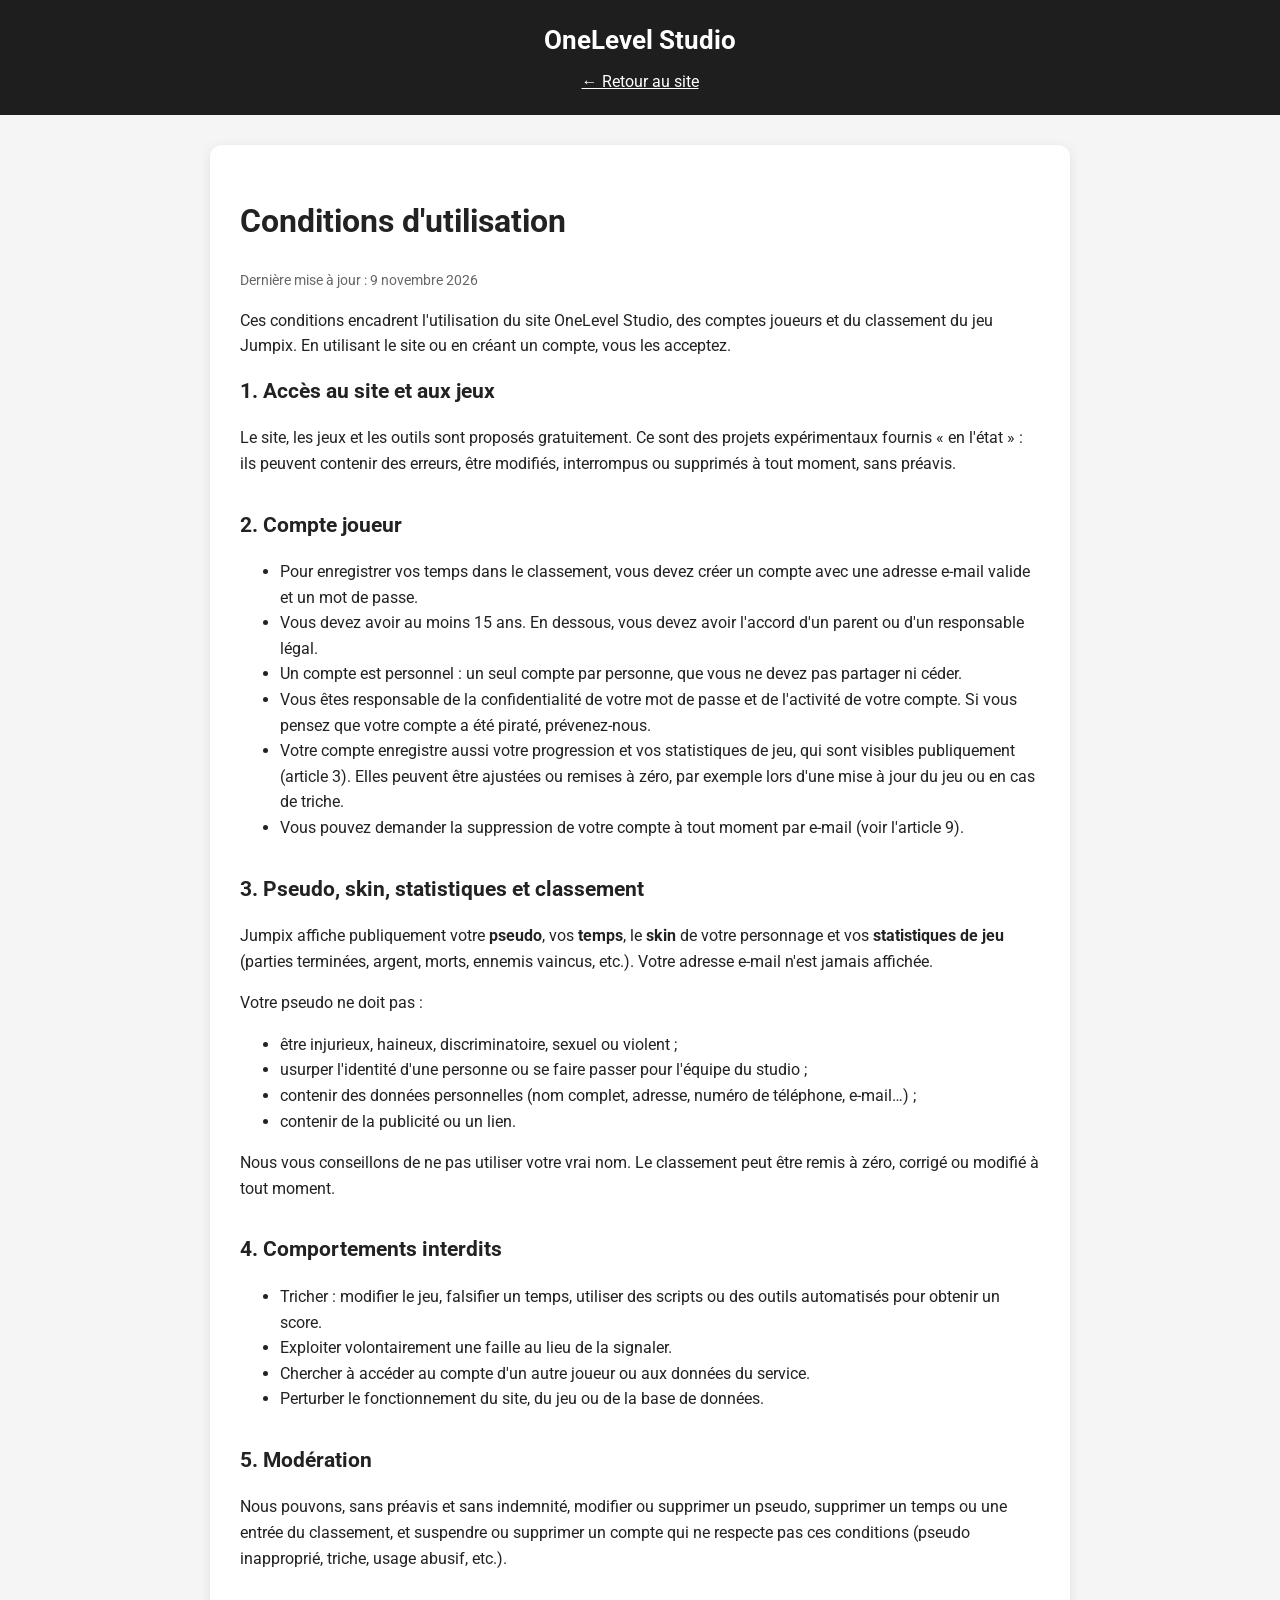
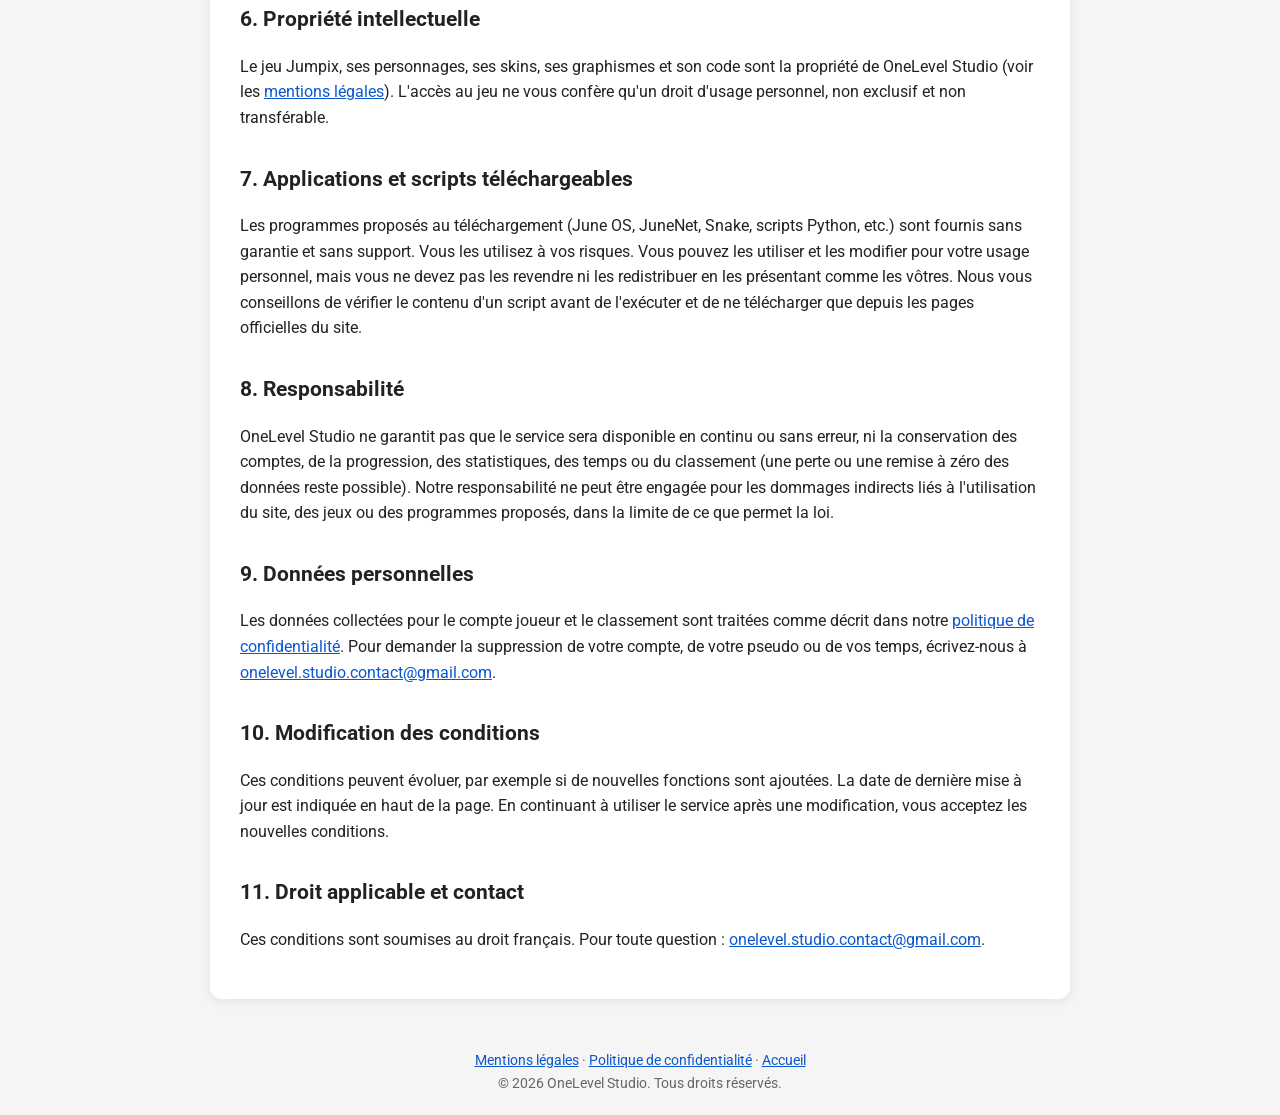
<file: cgu.html>
<!DOCTYPE html>
<html lang="fr">
<head>
    <meta charset="UTF-8">
    <meta name="viewport" content="width=device-width, initial-scale=1.0">
    <title>Conditions d'utilisation – OneLevel Studio</title>
    <meta name="description" content="Conditions d'utilisation du site OneLevel Studio, des comptes joueurs et du classement Jumpix.">
    <link rel="canonical" href="https://onelevel-studio.github.io/cgu.html">
    <meta property="og:type" content="website">
    <meta property="og:site_name" content="OneLevel Studio">
    <meta property="og:locale" content="fr_FR">
    <meta property="og:title" content="Conditions d'utilisation – OneLevel Studio">
    <meta property="og:description" content="Conditions d'utilisation du site OneLevel Studio, des comptes joueurs et du classement Jumpix.">
    <meta property="og:url" content="https://onelevel-studio.github.io/cgu.html">
    <meta property="og:image" content="https://onelevel-studio.github.io/og-image.jpg">
    <meta name="twitter:card" content="summary_large_image">
    <meta name="twitter:title" content="Conditions d'utilisation – OneLevel Studio">
    <meta name="twitter:description" content="Conditions d'utilisation du site OneLevel Studio, des comptes joueurs et du classement Jumpix.">
    <meta name="twitter:image" content="https://onelevel-studio.github.io/og-image.jpg">
    <link href="https://fonts.googleapis.com/css2?family=Roboto:wght@400;700&display=swap" rel="stylesheet">
    <link rel="icon" href="favicon.ico" type="image/x-icon">
    <style>
        body {
            margin: 0;
            font-family: 'Roboto', sans-serif;
            line-height: 1.6;
            background: #f5f5f5;
            color: #222;
        }
        header {
            background: #1e1e1e;
            color: #fff;
            padding: 20px;
            text-align: center;
        }
        header h1 { margin: 0 0 8px; font-size: 1.6rem; }
        header a { color: #fff; }
        main {
            max-width: 800px;
            margin: 30px auto;
            padding: 30px;
            background: #fff;
            border-radius: 12px;
            box-shadow: 0 2px 12px rgba(0, 0, 0, 0.08);
        }
        main h2 { margin-top: 32px; font-size: 1.3rem; }
        main h2:first-of-type { margin-top: 0; }
        .updated { color: #666; font-size: 0.9rem; }
        a { color: #0b57d0; }
        footer {
            text-align: center;
            padding: 20px;
            color: #666;
            font-size: 0.9rem;
        }
        @media (max-width: 600px) {
            main { margin: 15px; padding: 20px; }
        }
    </style>
</head>
<body>
    <header>
        <h1>OneLevel Studio</h1>
        <a href="https://onelevel-studio.github.io">← Retour au site</a>
    </header>

    <main>
        <h1>Conditions d'utilisation</h1>
        <p class="updated">Dernière mise à jour : 9 novembre 2026</p>

        <p>Ces conditions encadrent l'utilisation du site OneLevel Studio, des comptes joueurs et du classement du jeu Jumpix. En utilisant le site ou en créant un compte, vous les acceptez.</p>

        <h2>1. Accès au site et aux jeux</h2>
        <p>Le site, les jeux et les outils sont proposés gratuitement. Ce sont des projets expérimentaux fournis « en l'état » : ils peuvent contenir des erreurs, être modifiés, interrompus ou supprimés à tout moment, sans préavis.</p>

        <h2>2. Compte joueur</h2>
        <ul>
            <li>Pour enregistrer vos temps dans le classement, vous devez créer un compte avec une adresse e-mail valide et un mot de passe.</li>
            <li>Vous devez avoir au moins 15 ans. En dessous, vous devez avoir l'accord d'un parent ou d'un responsable légal.</li>
            <li>Un compte est personnel : un seul compte par personne, que vous ne devez pas partager ni céder.</li>
            <li>Vous êtes responsable de la confidentialité de votre mot de passe et de l'activité de votre compte. Si vous pensez que votre compte a été piraté, prévenez-nous.</li>
            <li>Votre compte enregistre aussi votre progression et vos statistiques de jeu, qui sont visibles publiquement (article 3). Elles peuvent être ajustées ou remises à zéro, par exemple lors d'une mise à jour du jeu ou en cas de triche.</li>
            <li>Vous pouvez demander la suppression de votre compte à tout moment par e-mail (voir l'article 9).</li>
        </ul>

        <h2>3. Pseudo, skin, statistiques et classement</h2>
        <p>Jumpix affiche publiquement votre <strong>pseudo</strong>, vos <strong>temps</strong>, le <strong>skin</strong> de votre personnage et vos <strong>statistiques de jeu</strong> (parties terminées, argent, morts, ennemis vaincus, etc.). Votre adresse e-mail n'est jamais affichée.</p>
        <p>Votre pseudo ne doit pas :</p>
        <ul>
            <li>être injurieux, haineux, discriminatoire, sexuel ou violent ;</li>
            <li>usurper l'identité d'une personne ou se faire passer pour l'équipe du studio ;</li>
            <li>contenir des données personnelles (nom complet, adresse, numéro de téléphone, e-mail…) ;</li>
            <li>contenir de la publicité ou un lien.</li>
        </ul>
        <p>Nous vous conseillons de ne pas utiliser votre vrai nom. Le classement peut être remis à zéro, corrigé ou modifié à tout moment.</p>

        <h2>4. Comportements interdits</h2>
        <ul>
            <li>Tricher : modifier le jeu, falsifier un temps, utiliser des scripts ou des outils automatisés pour obtenir un score.</li>
            <li>Exploiter volontairement une faille au lieu de la signaler.</li>
            <li>Chercher à accéder au compte d'un autre joueur ou aux données du service.</li>
            <li>Perturber le fonctionnement du site, du jeu ou de la base de données.</li>
        </ul>

        <h2>5. Modération</h2>
        <p>Nous pouvons, sans préavis et sans indemnité, modifier ou supprimer un pseudo, supprimer un temps ou une entrée du classement, et suspendre ou supprimer un compte qui ne respecte pas ces conditions (pseudo inapproprié, triche, usage abusif, etc.).</p>

        <h2>6. Propriété intellectuelle</h2>
        <p>Le jeu Jumpix, ses personnages, ses skins, ses graphismes et son code sont la propriété de OneLevel Studio (voir les <a href="mentions-legales.html">mentions légales</a>). L'accès au jeu ne vous confère qu'un droit d'usage personnel, non exclusif et non transférable.</p>

        <h2>7. Applications et scripts téléchargeables</h2>
        <p>Les programmes proposés au téléchargement (June OS, JuneNet, Snake, scripts Python, etc.) sont fournis sans garantie et sans support. Vous les utilisez à vos risques. Vous pouvez les utiliser et les modifier pour votre usage personnel, mais vous ne devez pas les revendre ni les redistribuer en les présentant comme les vôtres. Nous vous conseillons de vérifier le contenu d'un script avant de l'exécuter et de ne télécharger que depuis les pages officielles du site.</p>

        <h2>8. Responsabilité</h2>
        <p>OneLevel Studio ne garantit pas que le service sera disponible en continu ou sans erreur, ni la conservation des comptes, de la progression, des statistiques, des temps ou du classement (une perte ou une remise à zéro des données reste possible). Notre responsabilité ne peut être engagée pour les dommages indirects liés à l'utilisation du site, des jeux ou des programmes proposés, dans la limite de ce que permet la loi.</p>

        <h2>9. Données personnelles</h2>
        <p>Les données collectées pour le compte joueur et le classement sont traitées comme décrit dans notre <a href="politique-confidentialite.html">politique de confidentialité</a>. Pour demander la suppression de votre compte, de votre pseudo ou de vos temps, écrivez-nous à <a href="mailto:onelevel.studio.contact@gmail.com">onelevel.studio.contact@gmail.com</a>.</p>

        <h2>10. Modification des conditions</h2>
        <p>Ces conditions peuvent évoluer, par exemple si de nouvelles fonctions sont ajoutées. La date de dernière mise à jour est indiquée en haut de la page. En continuant à utiliser le service après une modification, vous acceptez les nouvelles conditions.</p>

        <h2>11. Droit applicable et contact</h2>
        <p>Ces conditions sont soumises au droit français. Pour toute question : <a href="mailto:onelevel.studio.contact@gmail.com">onelevel.studio.contact@gmail.com</a>.</p>
    </main>

    <footer>
        <a href="mentions-legales.html">Mentions légales</a> · <a href="politique-confidentialite.html">Politique de confidentialité</a> · <a href="https://onelevel-studio.github.io">Accueil</a><br>
        &copy; <span id="year">2026</span> OneLevel Studio. Tous droits réservés.
    </footer>

    <script>
        document.getElementById('year').textContent = new Date().getFullYear();
    </script>
</body>
</html>
</file>
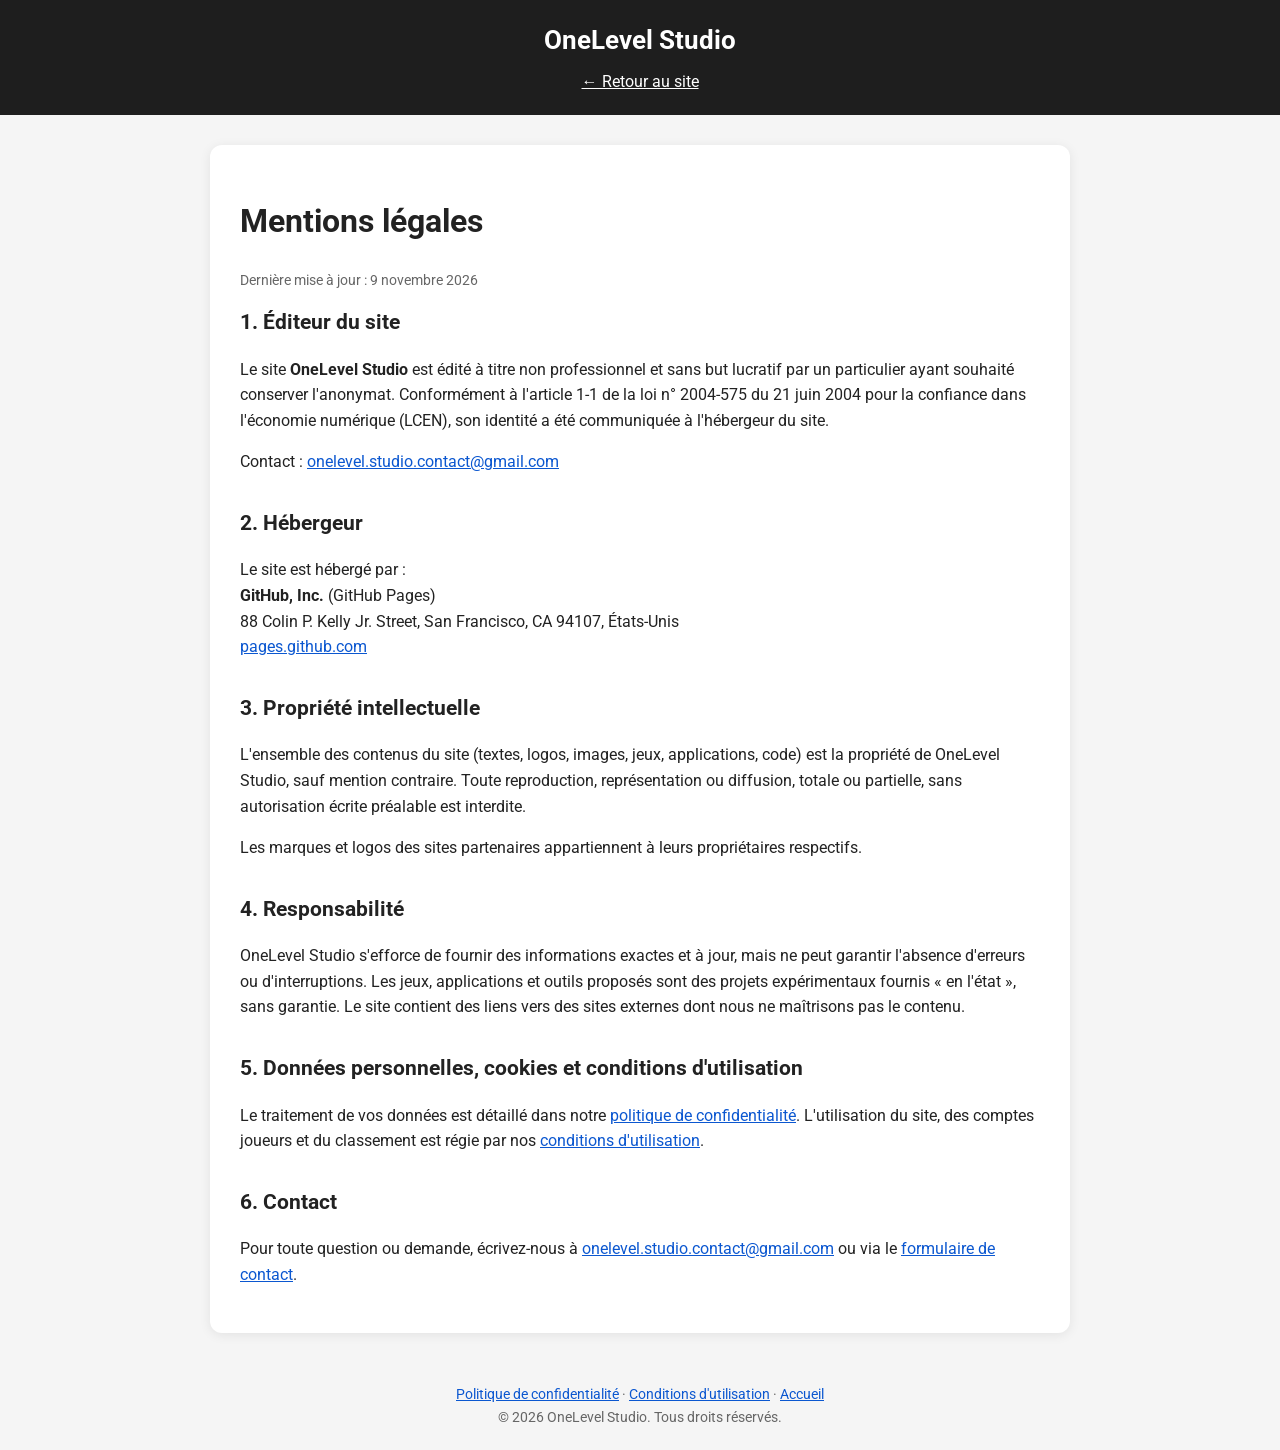
<file: mentions-legales.html>
<!DOCTYPE html>
<html lang="fr">
<head>
    <meta charset="UTF-8">
    <meta name="viewport" content="width=device-width, initial-scale=1.0">
    <title>Mentions légales – OneLevel Studio</title>
    <meta name="description" content="Mentions légales du site OneLevel Studio : éditeur, hébergeur, propriété intellectuelle et contact.">
    <link rel="canonical" href="https://onelevel-studio.github.io/mentions-legales.html">
    <meta property="og:type" content="website">
    <meta property="og:site_name" content="OneLevel Studio">
    <meta property="og:locale" content="fr_FR">
    <meta property="og:title" content="Mentions légales – OneLevel Studio">
    <meta property="og:description" content="Mentions légales du site OneLevel Studio : éditeur, hébergeur, propriété intellectuelle et contact.">
    <meta property="og:url" content="https://onelevel-studio.github.io/mentions-legales.html">
    <meta property="og:image" content="https://onelevel-studio.github.io/og-image.jpg">
    <meta name="twitter:card" content="summary_large_image">
    <meta name="twitter:title" content="Mentions légales – OneLevel Studio">
    <meta name="twitter:description" content="Mentions légales du site OneLevel Studio : éditeur, hébergeur, propriété intellectuelle et contact.">
    <meta name="twitter:image" content="https://onelevel-studio.github.io/og-image.jpg">
    <link href="https://fonts.googleapis.com/css2?family=Roboto:wght@400;700&display=swap" rel="stylesheet">
    <link rel="icon" href="favicon.ico" type="image/x-icon">
    <style>
        body {
            margin: 0;
            font-family: 'Roboto', sans-serif;
            line-height: 1.6;
            background: #f5f5f5;
            color: #222;
        }
        header {
            background: #1e1e1e;
            color: #fff;
            padding: 20px;
            text-align: center;
        }
        header h1 { margin: 0 0 8px; font-size: 1.6rem; }
        header a { color: #fff; }
        main {
            max-width: 800px;
            margin: 30px auto;
            padding: 30px;
            background: #fff;
            border-radius: 12px;
            box-shadow: 0 2px 12px rgba(0, 0, 0, 0.08);
        }
        main h2 { margin-top: 32px; font-size: 1.3rem; }
        main h2:first-of-type { margin-top: 0; }
        .updated { color: #666; font-size: 0.9rem; }
        a { color: #0b57d0; }
        footer {
            text-align: center;
            padding: 20px;
            color: #666;
            font-size: 0.9rem;
        }
        @media (max-width: 600px) {
            main { margin: 15px; padding: 20px; }
        }
    </style>
</head>
<body>
    <header>
        <h1>OneLevel Studio</h1>
        <a href="https://onelevel-studio.github.io">← Retour au site</a>
    </header>

    <main>
        <h1>Mentions légales</h1>
        <p class="updated">Dernière mise à jour : 9 novembre 2026</p>

        <h2>1. Éditeur du site</h2>
        <p>Le site <strong>OneLevel Studio</strong> est édité à titre non professionnel et sans but lucratif par un particulier ayant souhaité conserver l'anonymat. Conformément à l'article 1-1 de la loi n° 2004-575 du 21 juin 2004 pour la confiance dans l'économie numérique (LCEN), son identité a été communiquée à l'hébergeur du site.</p>
        <p>Contact : <a href="mailto:onelevel.studio.contact@gmail.com">onelevel.studio.contact@gmail.com</a></p>

        <h2>2. Hébergeur</h2>
        <p>Le site est hébergé par :<br>
        <strong>GitHub, Inc.</strong> (GitHub Pages)<br>
        88 Colin P. Kelly Jr. Street, San Francisco, CA 94107, États-Unis<br>
        <a href="https://pages.github.com" target="_blank" rel="noopener noreferrer">pages.github.com</a></p>

        <h2>3. Propriété intellectuelle</h2>
        <p>L'ensemble des contenus du site (textes, logos, images, jeux, applications, code) est la propriété de OneLevel Studio, sauf mention contraire. Toute reproduction, représentation ou diffusion, totale ou partielle, sans autorisation écrite préalable est interdite.</p>
        <p>Les marques et logos des sites partenaires appartiennent à leurs propriétaires respectifs.</p>

        <h2>4. Responsabilité</h2>
        <p>OneLevel Studio s'efforce de fournir des informations exactes et à jour, mais ne peut garantir l'absence d'erreurs ou d'interruptions. Les jeux, applications et outils proposés sont des projets expérimentaux fournis « en l'état », sans garantie. Le site contient des liens vers des sites externes dont nous ne maîtrisons pas le contenu.</p>

        <h2>5. Données personnelles, cookies et conditions d'utilisation</h2>
        <p>Le traitement de vos données est détaillé dans notre <a href="politique-confidentialite.html">politique de confidentialité</a>. L'utilisation du site, des comptes joueurs et du classement est régie par nos <a href="cgu.html">conditions d'utilisation</a>.</p>

        <h2>6. Contact</h2>
        <p>Pour toute question ou demande, écrivez-nous à <a href="mailto:onelevel.studio.contact@gmail.com">onelevel.studio.contact@gmail.com</a> ou via le <a href="https://onelevel-studio.github.io#contact">formulaire de contact</a>.</p>
    </main>

    <footer>
        <a href="politique-confidentialite.html">Politique de confidentialité</a> · <a href="cgu.html">Conditions d'utilisation</a> · <a href="https://onelevel-studio.github.io">Accueil</a><br>
        &copy; <span id="year">2026</span> OneLevel Studio. Tous droits réservés.
    </footer>

    <script>
        document.getElementById('year').textContent = new Date().getFullYear();
    </script>
</body>
</html>
</file>
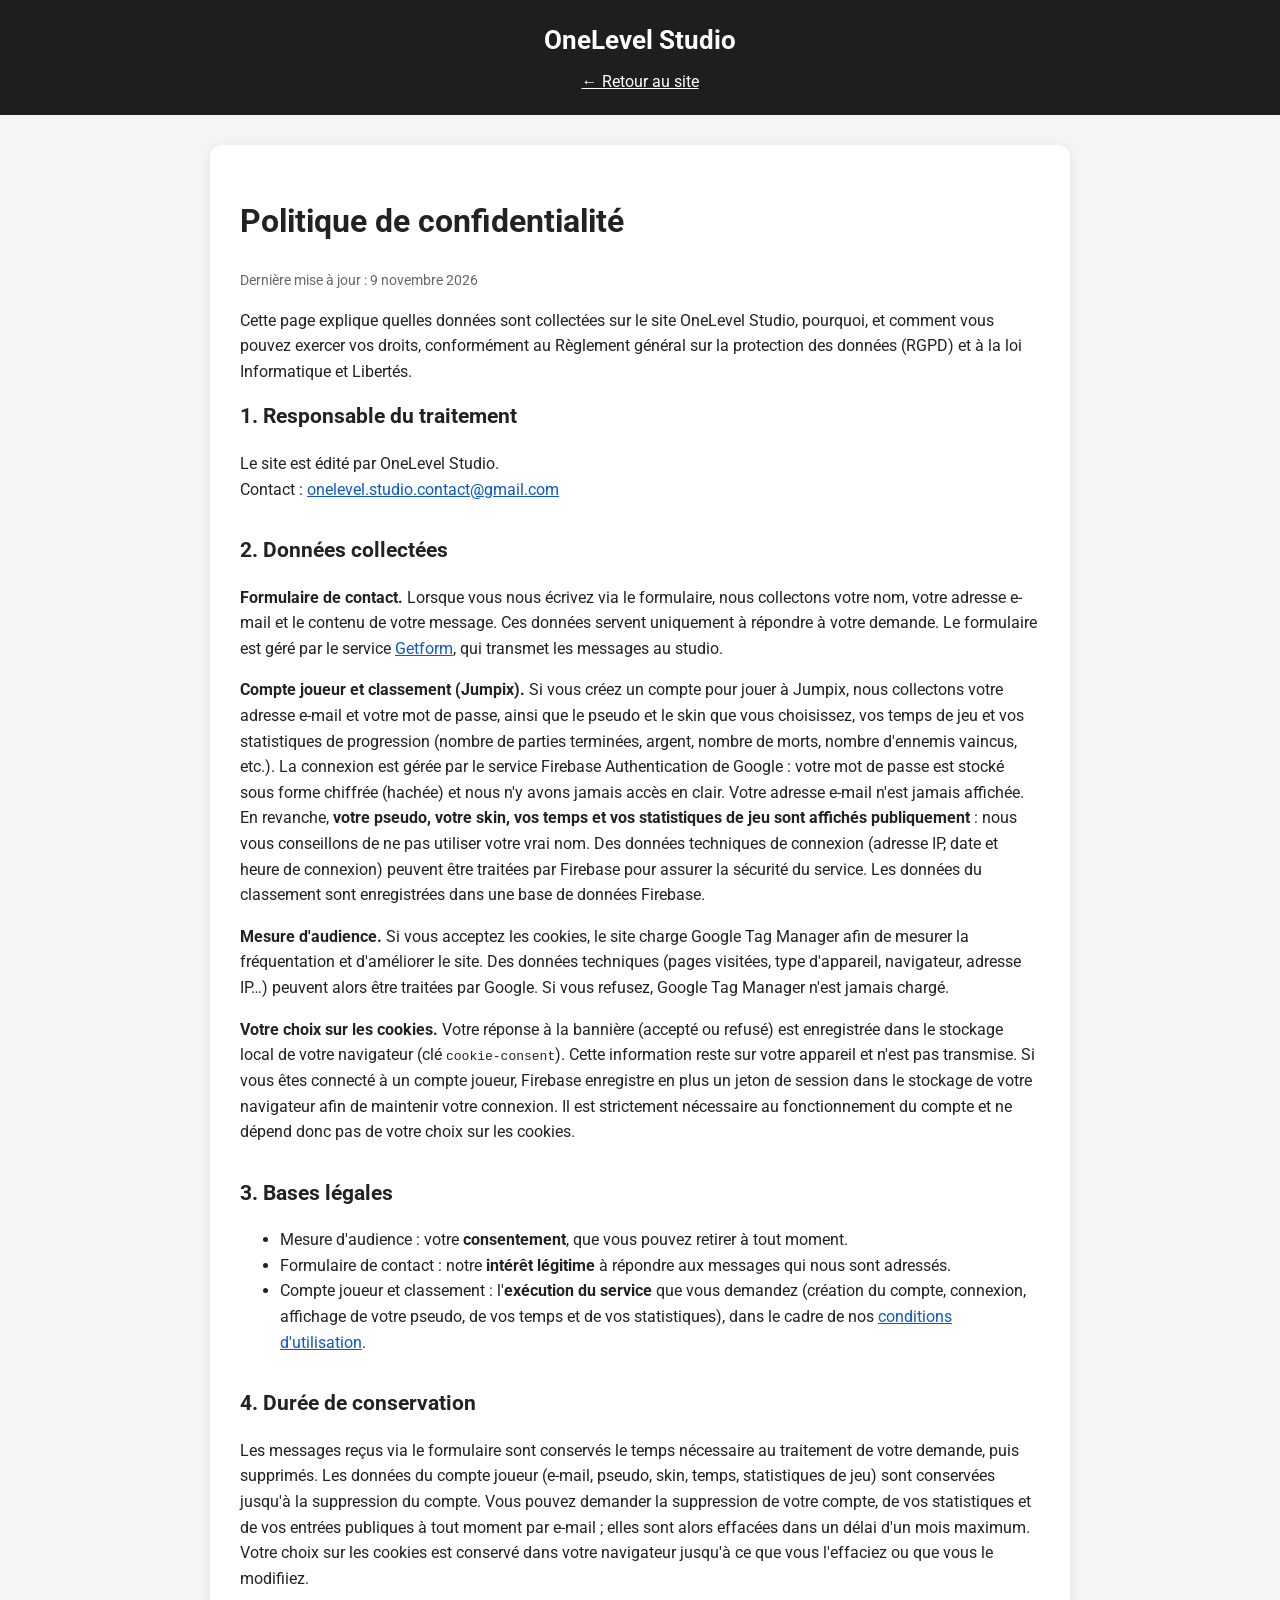
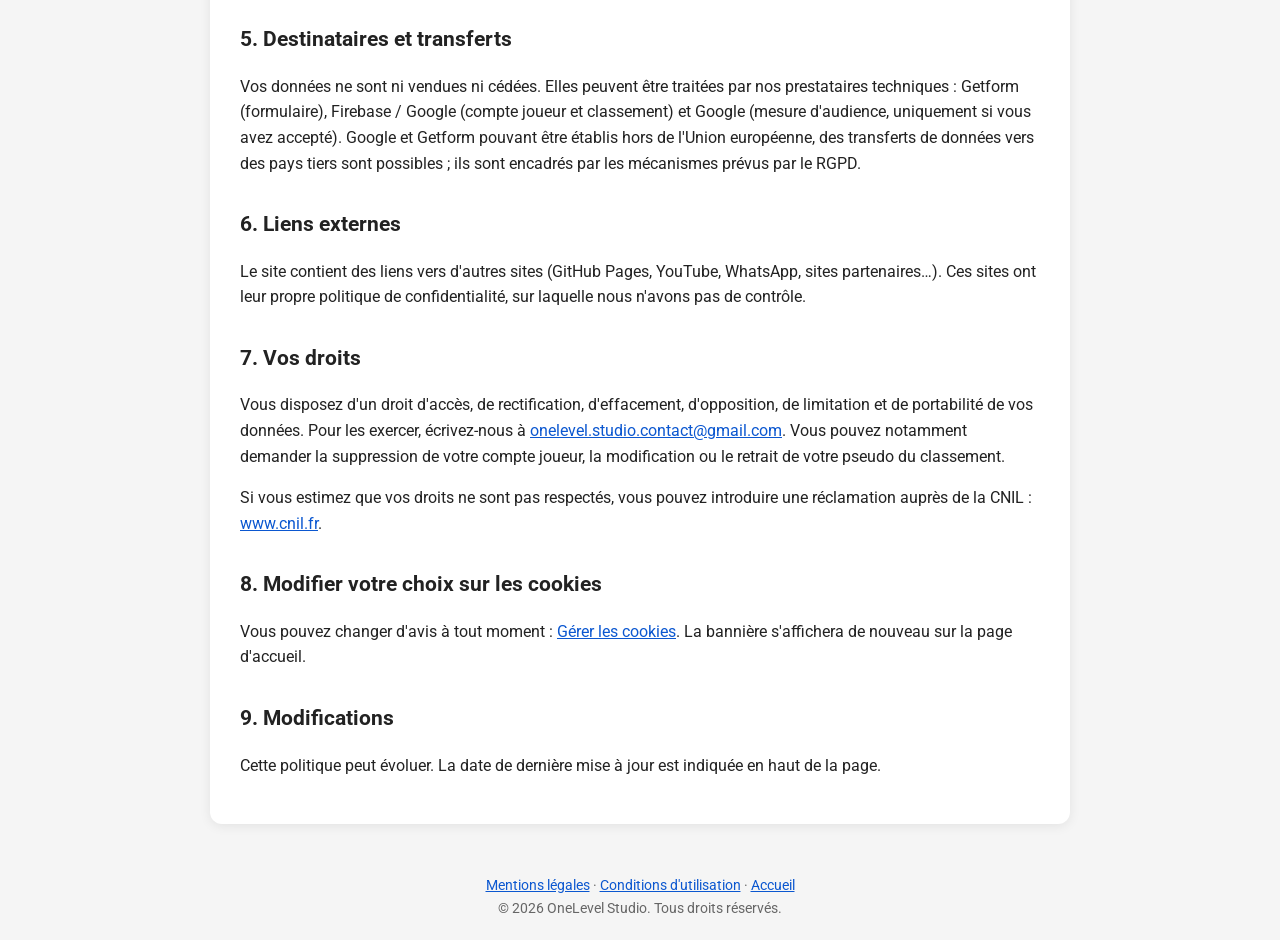
<file: politique-confidentialite.html>
<!DOCTYPE html>
<html lang="fr">
<head>
    <meta charset="UTF-8">
    <meta name="viewport" content="width=device-width, initial-scale=1.0">
    <title>Politique de confidentialité – OneLevel Studio</title>
    <meta name="description" content="Découvrez comment OneLevel Studio collecte et protège vos données personnelles, et comment exercer vos droits.">
    <link rel="canonical" href="https://onelevel-studio.github.io/politique-confidentialite.html">
    <meta property="og:type" content="website">
    <meta property="og:site_name" content="OneLevel Studio">
    <meta property="og:locale" content="fr_FR">
    <meta property="og:title" content="Politique de confidentialité – OneLevel Studio">
    <meta property="og:description" content="Découvrez comment OneLevel Studio collecte et protège vos données personnelles, et comment exercer vos droits.">
    <meta property="og:url" content="https://onelevel-studio.github.io/politique-confidentialite.html">
    <meta property="og:image" content="https://onelevel-studio.github.io/og-image.jpg">
    <meta name="twitter:card" content="summary_large_image">
    <meta name="twitter:title" content="Politique de confidentialité – OneLevel Studio">
    <meta name="twitter:description" content="Découvrez comment OneLevel Studio collecte et protège vos données personnelles, et comment exercer vos droits.">
    <meta name="twitter:image" content="https://onelevel.studio.github.io/og-image.jpg">
    <link href="https://fonts.googleapis.com/css2?family=Roboto:wght@400;700&display=swap" rel="stylesheet">
    <link rel="icon" href="favicon.ico" type="image/x-icon">
    <style>
        body {
            margin: 0;
            font-family: 'Roboto', sans-serif;
            line-height: 1.6;
            background: #f5f5f5;
            color: #222;
        }
        header {
            background: #1e1e1e;
            color: #fff;
            padding: 20px;
            text-align: center;
        }
        header h1 { margin: 0 0 8px; font-size: 1.6rem; }
        header a { color: #fff; }
        main {
            max-width: 800px;
            margin: 30px auto;
            padding: 30px;
            background: #fff;
            border-radius: 12px;
            box-shadow: 0 2px 12px rgba(0, 0, 0, 0.08);
        }
        main h2 { margin-top: 32px; font-size: 1.3rem; }
        main h2:first-of-type { margin-top: 0; }
        .updated { color: #666; font-size: 0.9rem; }
        a { color: #0b57d0; }
        footer {
            text-align: center;
            padding: 20px;
            color: #666;
            font-size: 0.9rem;
        }
        @media (max-width: 600px) {
            main { margin: 15px; padding: 20px; }
        }
    </style>
</head>
<body>
    <header>
        <h1>OneLevel Studio</h1>
        <a href="https://onelevel-studio.github.io">← Retour au site</a>
    </header>

    <main>
        <h1>Politique de confidentialité</h1>
        <p class="updated">Dernière mise à jour : 9 novembre 2026</p>

        <p>Cette page explique quelles données sont collectées sur le site OneLevel Studio, pourquoi, et comment vous pouvez exercer vos droits, conformément au Règlement général sur la protection des données (RGPD) et à la loi Informatique et Libertés.</p>

        <h2>1. Responsable du traitement</h2>
        <p>Le site est édité par OneLevel Studio.<br>
        Contact : <a href="mailto:onelevel.studio.contact@gmail.com">onelevel.studio.contact@gmail.com</a></p>

        <h2>2. Données collectées</h2>
        <p><strong>Formulaire de contact.</strong> Lorsque vous nous écrivez via le formulaire, nous collectons votre nom, votre adresse e-mail et le contenu de votre message. Ces données servent uniquement à répondre à votre demande. Le formulaire est géré par le service <a href="https://getform.io" target="_blank" rel="noopener noreferrer">Getform</a>, qui transmet les messages au studio.</p>
        <p><strong>Compte joueur et classement (Jumpix).</strong> Si vous créez un compte pour jouer à Jumpix, nous collectons votre adresse e-mail et votre mot de passe, ainsi que le pseudo et le skin que vous choisissez, vos temps de jeu et vos statistiques de progression (nombre de parties terminées, argent, nombre de morts, nombre d'ennemis vaincus, etc.). La connexion est gérée par le service Firebase Authentication de Google : votre mot de passe est stocké sous forme chiffrée (hachée) et nous n'y avons jamais accès en clair. Votre adresse e-mail n'est jamais affichée. En revanche, <strong>votre pseudo, votre skin, vos temps et vos statistiques de jeu sont affichés publiquement</strong> : nous vous conseillons de ne pas utiliser votre vrai nom. Des données techniques de connexion (adresse IP, date et heure de connexion) peuvent être traitées par Firebase pour assurer la sécurité du service. Les données du classement sont enregistrées dans une base de données Firebase.</p>
        <p><strong>Mesure d'audience.</strong> Si vous acceptez les cookies, le site charge Google Tag Manager afin de mesurer la fréquentation et d'améliorer le site. Des données techniques (pages visitées, type d'appareil, navigateur, adresse IP…) peuvent alors être traitées par Google. Si vous refusez, Google Tag Manager n'est jamais chargé.</p>
        <p><strong>Votre choix sur les cookies.</strong> Votre réponse à la bannière (accepté ou refusé) est enregistrée dans le stockage local de votre navigateur (clé <code>cookie-consent</code>). Cette information reste sur votre appareil et n'est pas transmise. Si vous êtes connecté à un compte joueur, Firebase enregistre en plus un jeton de session dans le stockage de votre navigateur afin de maintenir votre connexion. Il est strictement nécessaire au fonctionnement du compte et ne dépend donc pas de votre choix sur les cookies.</p>

        <h2>3. Bases légales</h2>
        <ul>
            <li>Mesure d'audience : votre <strong>consentement</strong>, que vous pouvez retirer à tout moment.</li>
            <li>Formulaire de contact : notre <strong>intérêt légitime</strong> à répondre aux messages qui nous sont adressés.</li>
            <li>Compte joueur et classement : l'<strong>exécution du service</strong> que vous demandez (création du compte, connexion, affichage de votre pseudo, de vos temps et de vos statistiques), dans le cadre de nos <a href="cgu.html">conditions d'utilisation</a>.</li>
        </ul>

        <h2>4. Durée de conservation</h2>
        <p>Les messages reçus via le formulaire sont conservés le temps nécessaire au traitement de votre demande, puis supprimés. Les données du compte joueur (e-mail, pseudo, skin, temps, statistiques de jeu) sont conservées jusqu'à la suppression du compte. Vous pouvez demander la suppression de votre compte, de vos statistiques et de vos entrées publiques à tout moment par e-mail ; elles sont alors effacées dans un délai d'un mois maximum. Votre choix sur les cookies est conservé dans votre navigateur jusqu'à ce que vous l'effaciez ou que vous le modifiiez.</p>

        <h2>5. Destinataires et transferts</h2>
        <p>Vos données ne sont ni vendues ni cédées. Elles peuvent être traitées par nos prestataires techniques : Getform (formulaire), Firebase / Google (compte joueur et classement) et Google (mesure d'audience, uniquement si vous avez accepté). Google et Getform pouvant être établis hors de l'Union européenne, des transferts de données vers des pays tiers sont possibles ; ils sont encadrés par les mécanismes prévus par le RGPD.</p>

        <h2>6. Liens externes</h2>
        <p>Le site contient des liens vers d'autres sites (GitHub Pages, YouTube, WhatsApp, sites partenaires…). Ces sites ont leur propre politique de confidentialité, sur laquelle nous n'avons pas de contrôle.</p>

        <h2>7. Vos droits</h2>
        <p>Vous disposez d'un droit d'accès, de rectification, d'effacement, d'opposition, de limitation et de portabilité de vos données. Pour les exercer, écrivez-nous à <a href="mailto:onelevel.studio.contact@gmail.com">onelevel.studio.contact@gmail.com</a>. Vous pouvez notamment demander la suppression de votre compte joueur, la modification ou le retrait de votre pseudo du classement.</p>
        <p>Si vous estimez que vos droits ne sont pas respectés, vous pouvez introduire une réclamation auprès de la CNIL : <a href="https://www.cnil.fr" target="_blank" rel="noopener noreferrer">www.cnil.fr</a>.</p>

        <h2>8. Modifier votre choix sur les cookies</h2>
        <p>Vous pouvez changer d'avis à tout moment : <a href="#" id="cookie-manage">Gérer les cookies</a>. La bannière s'affichera de nouveau sur la page d'accueil.</p>

        <h2>9. Modifications</h2>
        <p>Cette politique peut évoluer. La date de dernière mise à jour est indiquée en haut de la page.</p>
    </main>

    <footer>
        <a href="mentions-legales.html">Mentions légales</a> · <a href="cgu.html">Conditions d'utilisation</a> · <a href="https://onelevel-studio.github.io">Accueil</a><br>
        &copy; <span id="year">2026</span> OneLevel Studio. Tous droits réservés.
    </footer>

    <script>
        document.getElementById('cookie-manage').addEventListener('click', function (e) {
            e.preventDefault();
            try { localStorage.removeItem('cookie-consent'); } catch (err) {}
            window.location.href = 'index.html';
        });
    </script>
    <script>
        document.getElementById('year').textContent = new Date().getFullYear();
    </script>
</body>
</html>
</file>
